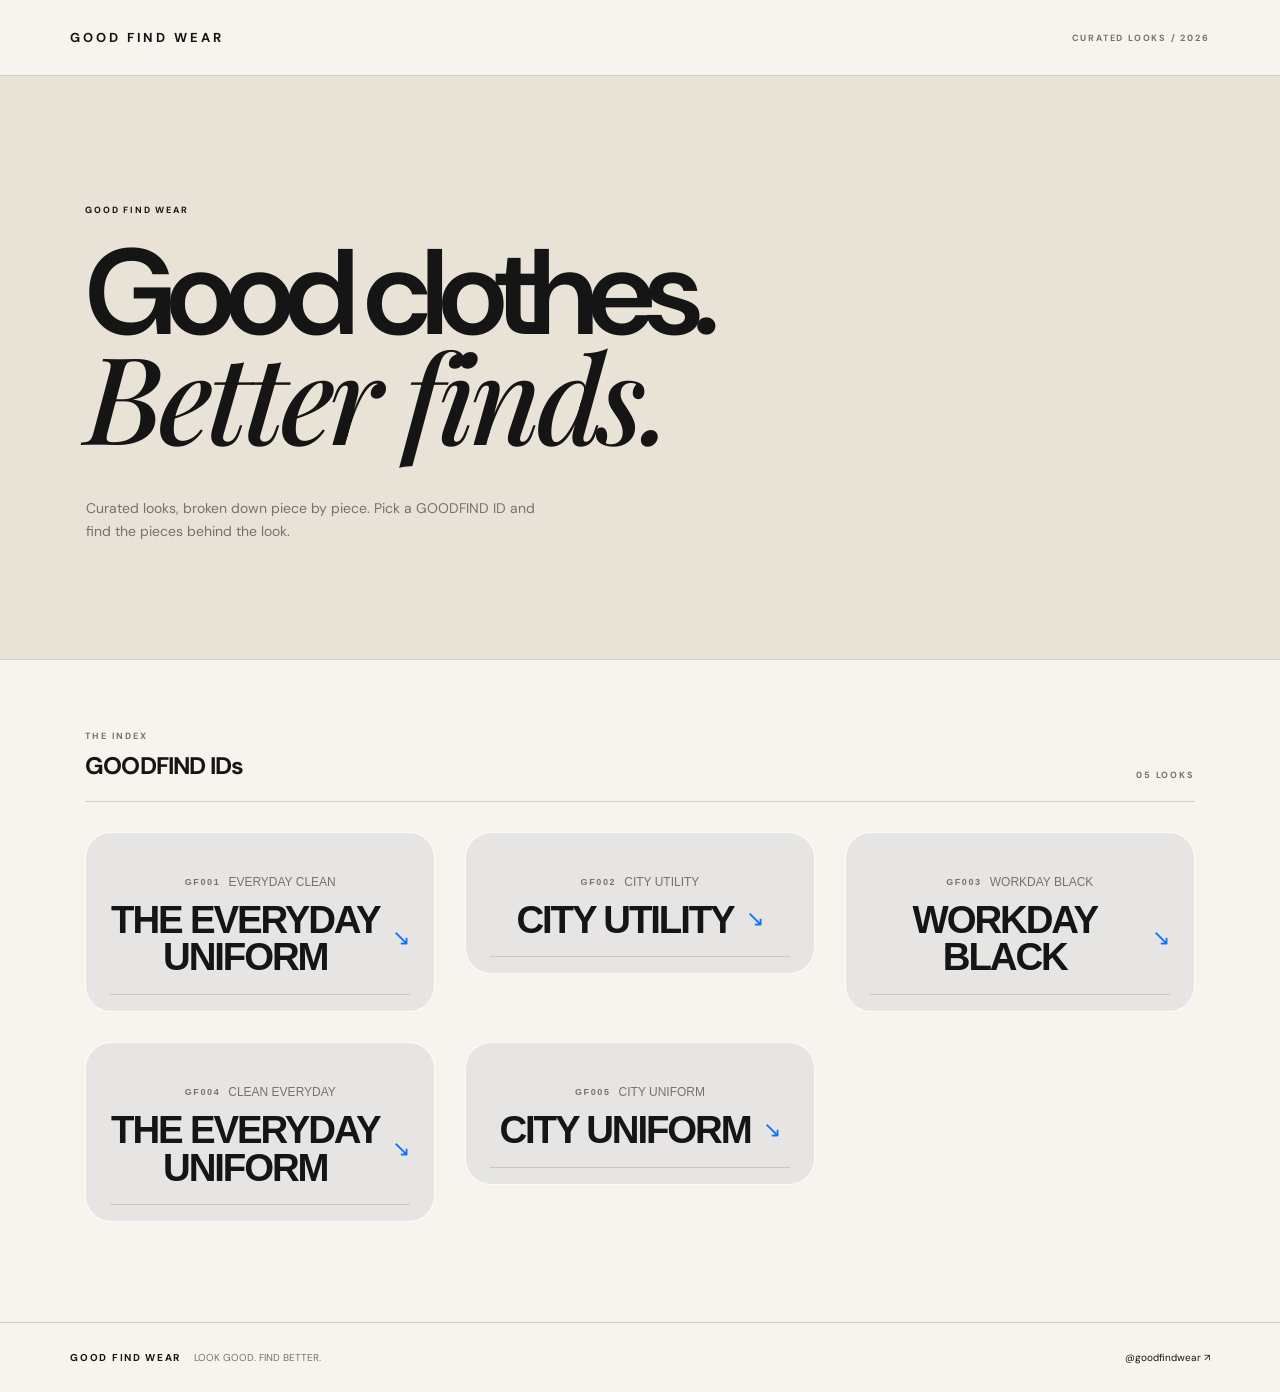
<file: index.html>
<!doctype html>
<html lang="en">
<head>
  <meta charset="utf-8">
  <meta name="viewport" content="width=device-width, initial-scale=1">
  <meta name="description" content="GOOD FIND WEAR — curated looks and the pieces behind them.">
  <title>GOOD FIND WEAR — Curated Looks</title>
  <link rel="preconnect" href="https://fonts.googleapis.com">
  <link rel="preconnect" href="https://fonts.gstatic.com" crossorigin>
  <link href="https://fonts.googleapis.com/css2?family=DM+Sans:wght@400;500;600;700&family=Playfair+Display:ital,wght@500;600&display=swap" rel="stylesheet">
  <link rel="stylesheet" href="./styles.css?v=4">
</head>
<body>
  <header class="site-header">
    <a class="wordmark" href="#top" aria-label="GOOD FIND WEAR home">GOOD FIND WEAR</a>
    <span class="header-note">CURATED LOOKS / 2026</span>
  </header>

  <main id="top">
    <section class="intro">
      <div class="intro-inner">
        <p class="eyebrow">GOOD FIND WEAR</p>
        <h1>Good clothes.<br><em>Better finds.</em></h1>
        <p class="intro-copy">Curated looks, broken down piece by piece. Pick a GOODFIND ID and find the pieces behind the look.</p>
      </div>
    </section>

    <section class="looks" aria-label="Good Find Wear looks">
      <div class="section-head">
        <div>
          <p class="eyebrow">THE INDEX</p>
          <h2>GOODFIND IDs</h2>
        </div>
        <p class="section-count">00 LOOKS</p>
      </div>
      <div id="lookGrid" class="look-grid"></div>
    </section>
  </main>

  <footer>
    <div>
      <strong>GOOD FIND WEAR</strong>
      <span>LOOK GOOD. FIND BETTER.</span>
    </div>
    <a href="https://instagram.com/goodfindwear" target="_blank" rel="noreferrer">@goodfindwear ↗</a>
  </footer>

  <script src="./script.js?v=8" defer></script>
</body>
</html>
</file>
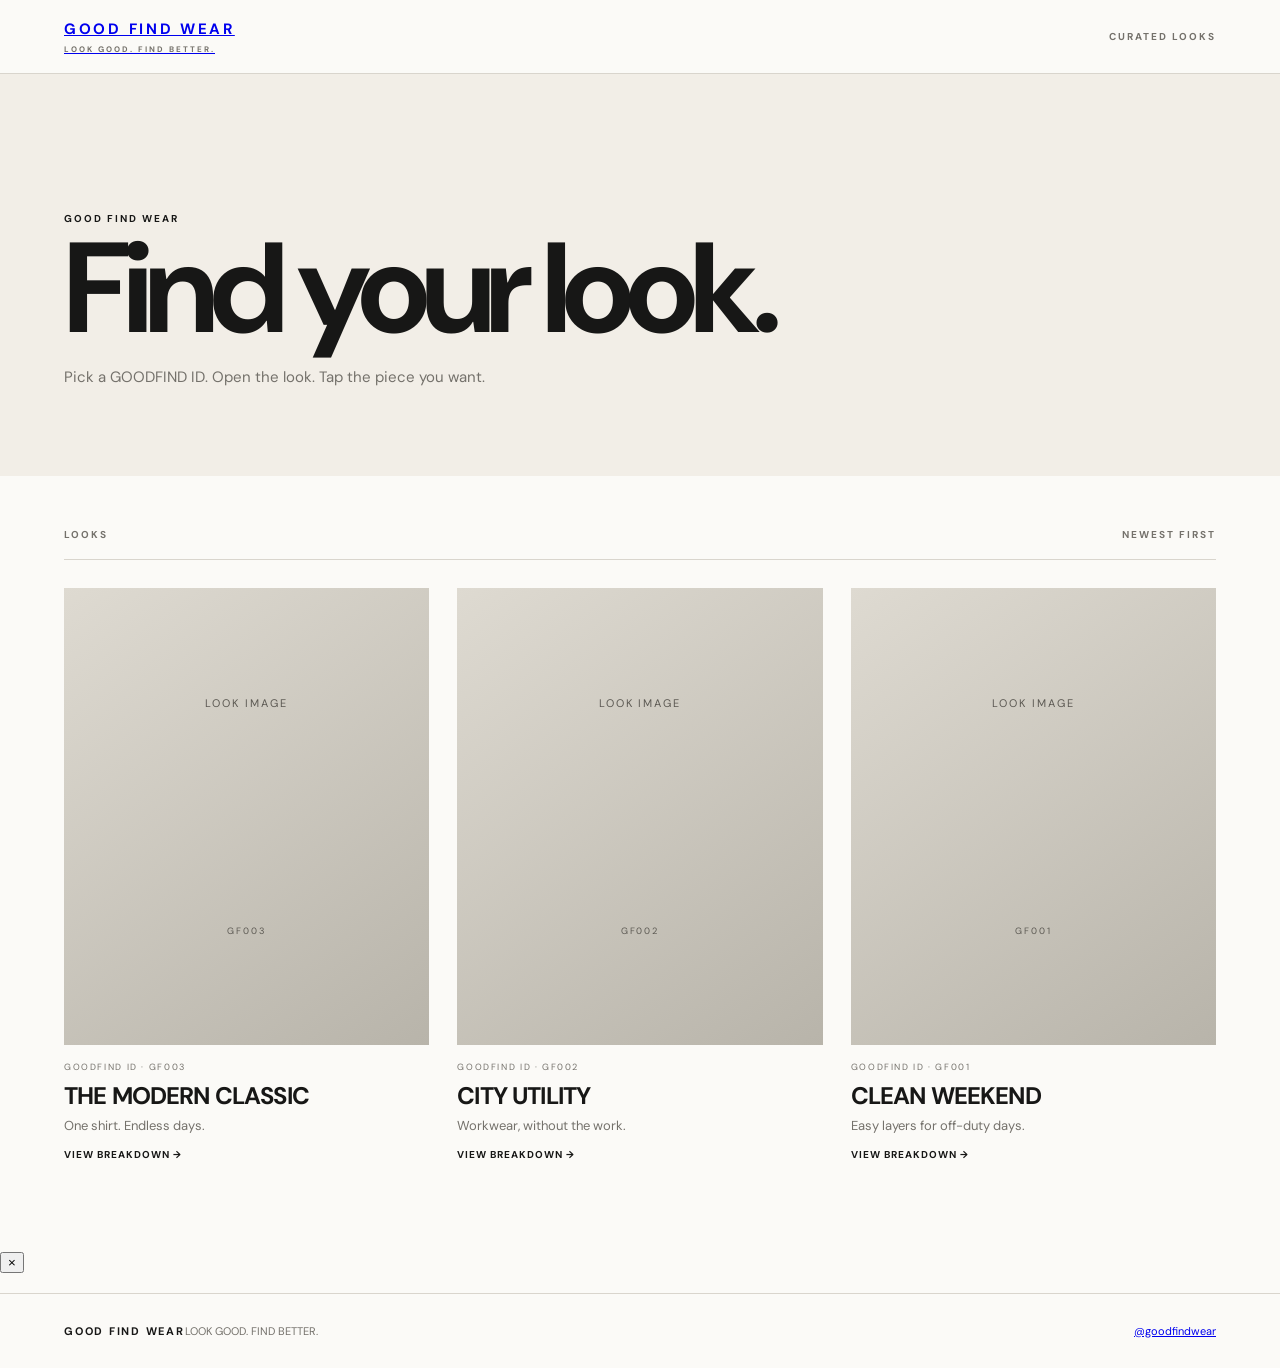
<file: landing-page/index.html>
<!doctype html>
<html lang="en">
<head>
  <meta charset="utf-8">
  <meta name="viewport" content="width=device-width, initial-scale=1">
  <meta name="description" content="GOOD FIND WEAR — curated looks and the pieces behind them.">
  <title>GOOD FIND WEAR — Looks</title>
  <link rel="stylesheet" href="./styles.css">
</head>
<body>
  <header class="site-header">
    <a class="wordmark" href="#top">GOOD FIND WEAR<span>LOOK GOOD. FIND BETTER.</span></a>
    <span class="header-note">CURATED LOOKS</span>
  </header>
  <main id="top">
    <section class="intro">
      <p class="eyebrow">GOOD FIND WEAR</p>
      <h1>Find your look.</h1>
      <p>Pick a GOODFIND ID. Open the look. Tap the piece you want.</p>
    </section>
    <section class="looks" aria-label="Good Find Wear looks">
      <div class="section-label"><span>LOOKS</span><span>NEWEST FIRST</span></div>
      <div id="lookGrid" class="look-grid"></div>
    </section>
  </main>
  <div id="breakdownModal" class="modal" aria-hidden="true">
    <div class="modal-backdrop" data-close></div>
    <section class="modal-panel" role="dialog" aria-modal="true" aria-labelledby="modalTitle">
      <button class="close" type="button" aria-label="Close" data-close>×</button>
      <div class="modal-image" id="modalImage"></div>
      <div class="modal-content">
        <p class="eyebrow" id="modalId"></p>
        <h2 id="modalTitle"></h2>
        <p class="modal-theme" id="modalTheme"></p>
        <div class="items" id="modalItems"></div>
      </div>
    </section>
  </div>
  <footer>
    <div><strong>GOOD FIND WEAR</strong><span>LOOK GOOD. FIND BETTER.</span></div>
    <a href="https://instagram.com/goodfindwear" target="_blank" rel="noreferrer">@goodfindwear</a>
  </footer>
  <script src="./script.js"></script>
</body>
</html>
</file>
<file: styles.css>
:root{--paper:#f7f4ee;--cream:#e9e2d6;--ink:#151515;--muted:#777269;--line:#d4cec3;--white:#fbfaf7}*{box-sizing:border-box}html{scroll-behavior:smooth}body{margin:0;background:var(--paper);color:var(--ink);font-family:'DM Sans',Arial,sans-serif;-webkit-font-smoothing:antialiased}.site-header{height:76px;padding:0 5.5vw;border-bottom:1px solid var(--line);display:flex;align-items:center;justify-content:space-between;position:sticky;top:0;background:rgba(247,244,238,.9);backdrop-filter:blur(14px);z-index:20}.wordmark{color:var(--ink);text-decoration:none;font-size:13px;font-weight:700;letter-spacing:.22em}.header-note,.eyebrow,.section-count{font-size:9px;letter-spacing:.2em;font-weight:700;color:var(--muted)}.intro{background:var(--cream);border-bottom:1px solid var(--line)}.intro-inner{max-width:1250px;margin:auto;padding:10vw 5.5vw 9vw}.intro .eyebrow{color:var(--ink);margin:0 0 26px}.intro h1{font-size:clamp(60px,9.5vw,138px);line-height:.84;letter-spacing:-.075em;font-weight:600;margin:0;max-width:1000px}.intro h1 em{font-family:'Playfair Display',Georgia,serif;font-weight:500;letter-spacing:-.045em}.intro-copy{max-width:470px;margin:42px 0 0 1px;font-size:14px;line-height:1.65;color:var(--muted)}.looks{max-width:1250px;margin:auto;padding:70px 5.5vw 100px}.section-head{display:flex;align-items:flex-end;justify-content:space-between;border-bottom:1px solid var(--line);padding-bottom:20px;margin-bottom:30px}.section-head .eyebrow{margin:0 0 8px}.section-head h2{font-size:24px;letter-spacing:-.04em;margin:0}.section-count{margin:0}.look-grid{display:grid;grid-template-columns:repeat(3,minmax(0,1fr));gap:30px}.look-card{min-width:0}.look-trigger{display:block;width:100%;border:1px solid rgba(255,255,255,.9);border-radius:26px;background:#e7e5e4;padding:40px 24px 16px;text-align:center;color:var(--ink);cursor:pointer;appearance:none;-webkit-appearance:none;box-shadow:none}.look-trigger:active{transform:translateY(1px)}.look-trigger:focus-visible{outline:2px solid var(--ink);outline-offset:4px}.look-meta{display:flex;justify-content:center;align-items:center;gap:8px;flex-wrap:wrap}.look-id{font-size:9px;letter-spacing:.18em;color:var(--muted);font-weight:700}.look-theme{font-size:12px;line-height:1.5;color:var(--muted)}.look-title-row{display:flex;align-items:center;justify-content:center;gap:12px;margin-top:10px}.look-title-row h3{font-size:clamp(23px,3vw,42px);letter-spacing:-.055em;line-height:.98;margin:0}.look-arrow{font-size:22px;color:#0b70ff;transition:transform .2s ease}.look-trigger[aria-expanded="true"] .look-arrow{transform:rotate(45deg)}.look-line{height:1px;background:rgba(21,21,21,.14);margin-top:18px}.breakdown{padding:20px 0 0}.breakdown[hidden]{display:none!important}.breakdown-head{display:flex;align-items:flex-end;justify-content:space-between;gap:16px;padding-bottom:14px;border-bottom:1px solid var(--line)}.breakdown-head .eyebrow{margin:0 0 6px}.breakdown-sub,.look-price{font-size:11px;color:var(--muted);margin:0;line-height:1.4}.item-list{list-style:none;margin:0;padding:0}.item-row{display:grid;grid-template-columns:30px 1fr auto;gap:12px;align-items:center;padding:16px 0;border-bottom:1px solid var(--line)}.item-number{font-size:9px;letter-spacing:.14em;color:var(--muted)}.item-main{min-width:0}.item-main strong{display:block;font-size:12px;line-height:1.35;font-weight:600}.item-main span{display:block;font-size:10px;line-height:1.4;color:var(--muted);margin-top:3px}.shop-link{font-size:9px;letter-spacing:.13em;font-weight:700;color:var(--ink);text-decoration:none;white-space:nowrap}.shop-link.is-disabled{color:#aaa;cursor:default}.empty-state{padding:50px 0;text-align:center}.empty-state h3{font-size:30px;line-height:1;margin:12px 0}.empty-state p:last-child{font-size:13px;color:var(--muted)}footer{border-top:1px solid var(--line);padding:28px 5.5vw;display:flex;align-items:center;justify-content:space-between;font-size:10px}footer div{display:flex;gap:13px;align-items:center}footer strong{letter-spacing:.17em}footer span{color:var(--muted)}footer a{color:var(--ink);text-decoration:none}@media(max-width:850px){.look-grid{grid-template-columns:1fr 1fr}.intro-inner{padding-top:18vw;padding-bottom:15vw}}@media(max-width:560px){.site-header{height:64px;padding:0 6vw}.header-note{display:none}.intro-inner{padding:22vw 6vw 18vw}.intro h1{font-size:59px}.intro-copy{margin-top:30px;font-size:13px}.looks{padding:48px 6vw 70px}.section-head{margin-bottom:22px}.look-grid{grid-template-columns:1fr;gap:26px}.look-trigger{padding:34px 18px 14px;border-radius:22px}.look-title-row h3{font-size:28px}.breakdown{padding-top:16px}.breakdown-head{display:block}.look-price{display:block;margin-top:6px}.item-row{grid-template-columns:26px 1fr auto;gap:9px;padding:14px 0}.item-main strong{font-size:12px}.shop-link{font-size:8px}footer{padding:24px 6vw;display:block}footer div{display:block}footer span{display:block;margin-top:6px}footer a{display:block;margin-top:18px}}
</file>
<file: landing-page/styles.css>
@import url('https://fonts.googleapis.com/css2?family=DM+Sans:wght@400;500;600;700&family=Playfair+Display:ital,wght@500;600&display=swap');
:root{--paper:#fbfaf7;--cream:#f2eee7;--ink:#171716;--muted:#74716b;--line:#d9d5cd}
*{box-sizing:border-box}html{scroll-behavior:smooth}body{margin:0;background:var(--paper);color:var(--ink);font-family:'DM Sans',Arial,sans-serif}.site-header{height:74px;padding:0 5vw;border-bottom:1px solid var(--line);display:flex;align-items:center;justify-content:space-between;position:sticky;top:0;background:rgba(251,250,247,.94);backdrop-filter:blur(12px);z-index:10}.wordmark{font-weight:700;letter-spacing:.18em;font-size:15px}.wordmark span{display:block;font-size:8px;letter-spacing:.25em;color:var(--muted);margin-top:5px}.header-note,.eyebrow,.section-label{font-size:10px;letter-spacing:.2em;font-weight:700}.header-note{color:var(--muted)}.intro{padding:10vw 5vw 7vw;background:var(--cream)}.intro h1{font-size:clamp(58px,10vw,128px);line-height:.84;letter-spacing:-.065em;margin:0 0 24px}.intro h1 em{font-family:'Playfair Display',serif;font-weight:500}.intro p:last-child{margin:0;color:var(--muted);font-size:15px}.looks{padding:52px 5vw 90px}.section-label{display:flex;justify-content:space-between;color:var(--muted);border-bottom:1px solid var(--line);padding-bottom:18px;margin-bottom:28px}.look-grid{display:grid;grid-template-columns:repeat(3,1fr);gap:28px}.look-card{cursor:pointer}.look-cover{display:block}.image-placeholder{background:linear-gradient(145deg,#dedad1,#b8b4aa);display:grid;place-items:center;text-align:center;color:#5b5852;font-size:11px;letter-spacing:.18em}.look-image{aspect-ratio:4/5;transition:transform .25s ease}.look-card:hover .look-image{transform:translateY(-3px)}.look-id{font-size:9px;letter-spacing:.18em;color:var(--muted);margin:16px 0 7px}.look-card h2{font-size:24px;letter-spacing:-.035em;margin:0 0 6px}.look-card p:not(.look-id){font-size:13px;color:var(--muted);margin:0}.view{display:block;margin-top:14px;font-size:10px;font-weight:700;letter-spacing:.1em;text-transform:uppercase}.look-details{margin-top:15px}.look-details summary{list-style:none;cursor:pointer;border-top:1px solid var(--line);padding:15px 0;font-size:10px;font-weight:700;letter-spacing:.12em;text-transform:uppercase;display:flex;justify-content:space-between}.look-details summary::-webkit-details-marker{display:none}.look-details summary span{font-size:17px;font-weight:400}.look-details[open] summary span{transform:rotate(45deg)}.breakdown{border-top:1px solid var(--line);padding-top:12px}.breakdown-intro{font-size:10px;font-weight:700;letter-spacing:.15em;margin:0 0 8px}.item{display:grid;grid-template-columns:58px 1fr 18px;gap:11px;align-items:center;padding:12px 0;border-bottom:1px solid var(--line)}.item-image{width:58px;aspect-ratio:1}.item strong{display:block;font-size:13px}.item small{display:block;color:var(--muted);font-size:10px;margin-top:3px}.item b{font-weight:400}.item:hover strong{text-decoration:underline}.placeholder-card{opacity:.55}.placeholder-card .look-cover{pointer-events:none}footer{padding:30px 5vw;border-top:1px solid var(--line);display:flex;justify-content:space-between;align-items:center;font-size:11px}footer strong{letter-spacing:.16em}footer span{color:var(--muted)}footer a{text-decoration:underline}@media(max-width:800px){.header-note{display:none}.intro{padding:20vw 6vw 14vw}.looks{padding:42px 5vw 70px}.look-grid{grid-template-columns:1fr 1fr;gap:20px}.look-card:first-child{grid-column:1/-1}.look-card h2{font-size:20px}.item{grid-template-columns:54px 1fr 16px}.item-image{width:54px}}@media(max-width:520px){.look-grid{grid-template-columns:1fr}.look-card:first-child{grid-column:auto}.intro h1{font-size:58px}footer{display:block}footer a{display:block;margin-top:12px}}
</file>
